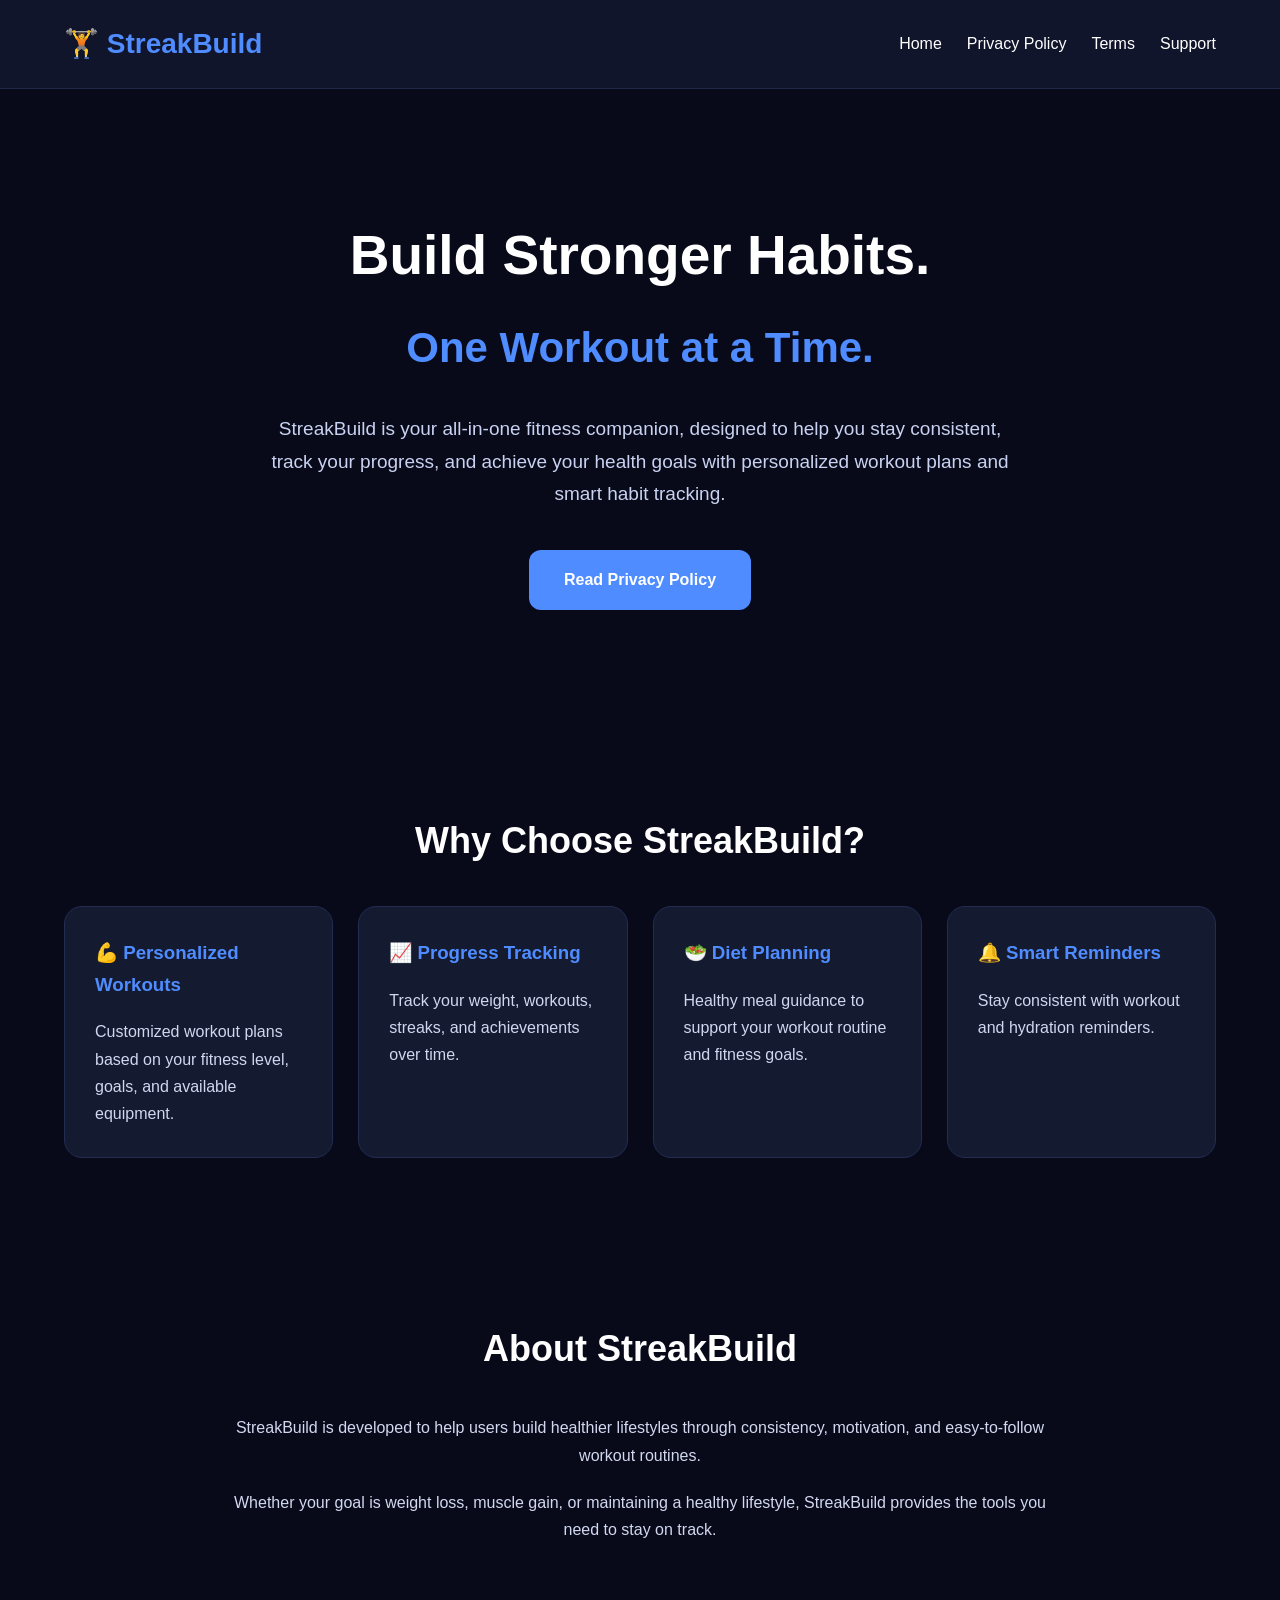
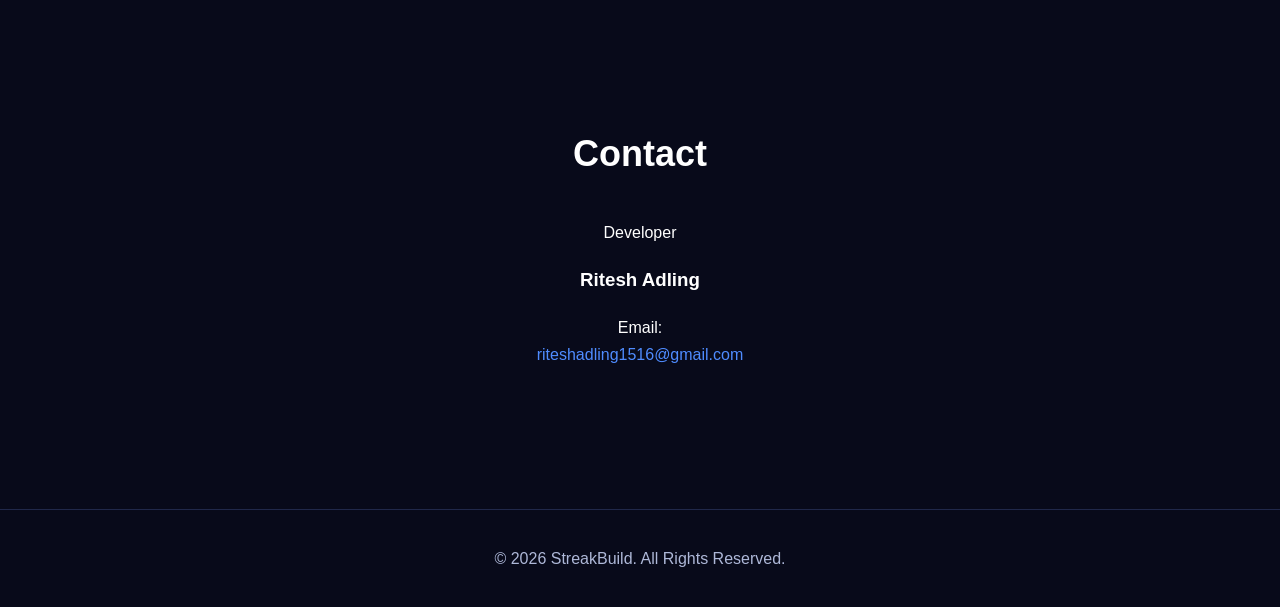
<file: index.html>
<!DOCTYPE html>
<html lang="en">

<head>
  <meta charset="UTF-8" />
  <meta name="viewport" content="width=device-width, initial-scale=1.0" />

  <title>StreakBuild | Build Stronger Habits Every Day</title>

  <meta name="description"
    content="StreakBuild is a modern fitness and workout companion designed to help you build healthy habits, stay consistent, and achieve your fitness goals." />

  <link rel="stylesheet" href="styles.css">
</head>

<body>

  <!-- ==========================
        HEADER
  =========================== -->

  <header class="header">

    <div class="container">

      <div class="logo">
        🏋️ StreakBuild
      </div>

      <nav>

        <a href="index.html">Home</a>

        <a href="privacy-policy.html">
          Privacy Policy
        </a>

        <a href="terms.html">
          Terms
        </a>

        <a href="support.html">
          Support
        </a>

      </nav>

    </div>

  </header>

  <!-- ==========================
          HERO
  =========================== -->

  <section class="hero">

    <div class="container">

      <h1>
        Build Stronger Habits.
      </h1>

      <h2>
        One Workout at a Time.
      </h2>

      <p>

        StreakBuild is your all-in-one fitness companion,
        designed to help you stay consistent, track your
        progress, and achieve your health goals with
        personalized workout plans and smart habit tracking.

      </p>

      <a href="privacy-policy.html" class="button">

        Read Privacy Policy

      </a>

    </div>

  </section>

  <!-- ==========================
          FEATURES
  =========================== -->

  <section class="features">

    <div class="container">

      <h2>
        Why Choose StreakBuild?
      </h2>

      <div class="cards">

        <div class="card">

          <h3>
            💪 Personalized Workouts
          </h3>

          <p>

            Customized workout plans based on your
            fitness level, goals, and available equipment.

          </p>

        </div>

        <div class="card">

          <h3>
            📈 Progress Tracking
          </h3>

          <p>

            Track your weight, workouts,
            streaks, and achievements over time.

          </p>

        </div>

        <div class="card">

          <h3>
            🥗 Diet Planning
          </h3>

          <p>

            Healthy meal guidance to support your
            workout routine and fitness goals.

          </p>

        </div>

        <div class="card">

          <h3>
            🔔 Smart Reminders
          </h3>

          <p>

            Stay consistent with workout
            and hydration reminders.

          </p>

        </div>

      </div>

    </div>

  </section>

  <!-- ==========================
          ABOUT
  =========================== -->

  <section class="about">

    <div class="container">

      <h2>

        About StreakBuild

      </h2>

      <p>

        StreakBuild is developed to help users
        build healthier lifestyles through
        consistency, motivation, and easy-to-follow
        workout routines.

      </p>

      <p>

        Whether your goal is weight loss,
        muscle gain, or maintaining a healthy lifestyle,
        StreakBuild provides the tools you need to
        stay on track.

      </p>

    </div>

  </section>

  <!-- ==========================
          CONTACT
  =========================== -->

  <section class="contact">

    <div class="container">

      <h2>

        Contact

      </h2>

      <p>

        Developer

      </p>

      <h3>

        Ritesh Adling

      </h3>

      <p>

        Email:

      </p>

      <a href="mailto:riteshadling1516@gmail.com">

        riteshadling1516@gmail.com

      </a>

    </div>

  </section>

  <!-- ==========================
          FOOTER
  =========================== -->

  <footer>

    <div class="container">

      <p>

        © 2026 StreakBuild.

        All Rights Reserved.

      </p>

    </div>

  </footer>

</body>

</html>
</file>
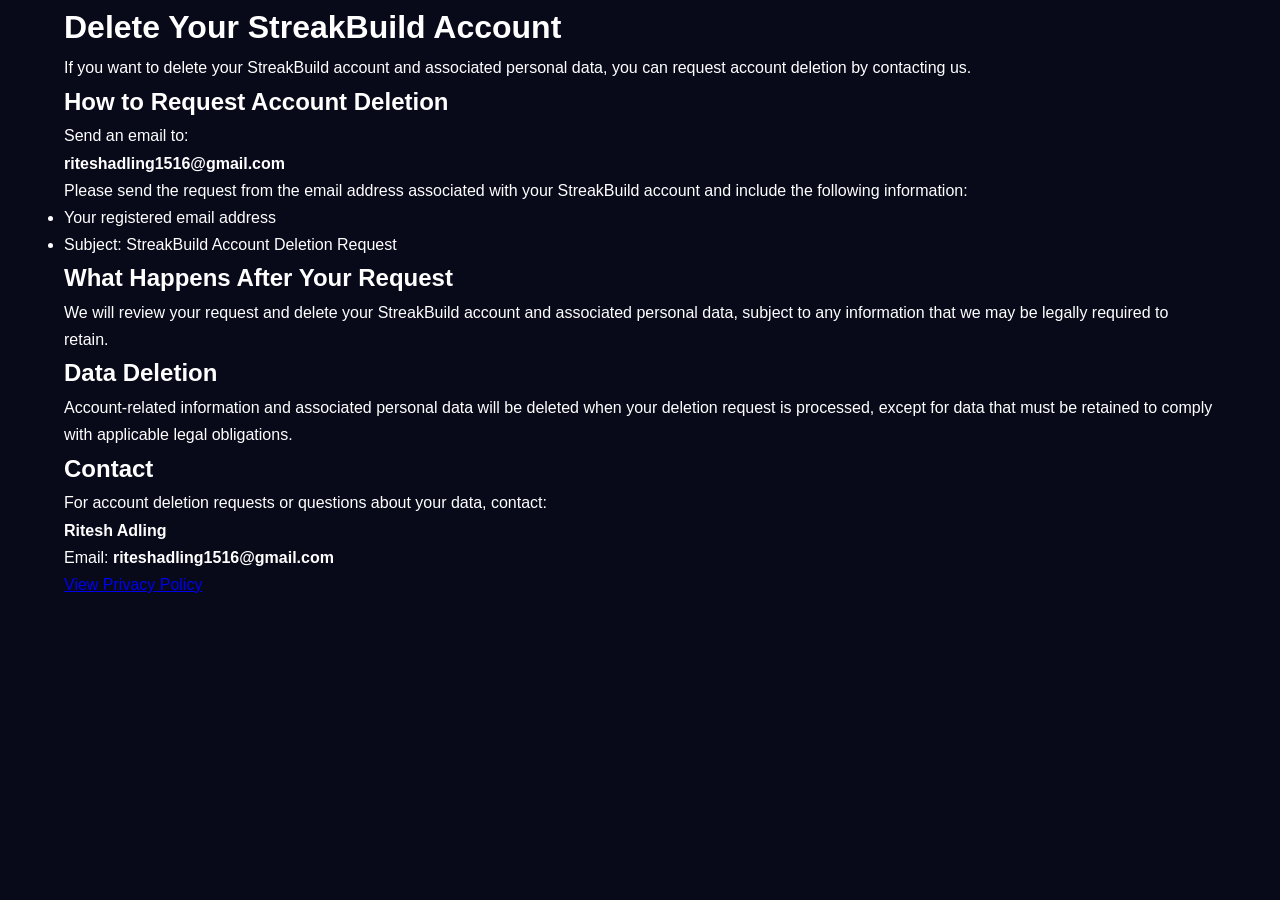
<file: delete-account.html>
<!DOCTYPE html>
<html lang="en">
<head>
    <meta charset="UTF-8">
    <meta name="viewport" content="width=device-width, initial-scale=1.0">

    <title>Delete StreakBuild Account</title>

    <link rel="stylesheet" href="styles.css">
</head>

<body>

    <main class="container">

        <h1>Delete Your StreakBuild Account</h1>

        <p>
            If you want to delete your StreakBuild account and associated
            personal data, you can request account deletion by contacting us.
        </p>

        <h2>How to Request Account Deletion</h2>

        <p>
            Send an email to:
        </p>

        <p>
            <strong>
                riteshadling1516@gmail.com
            </strong>
        </p>

        <p>
            Please send the request from the email address associated with
            your StreakBuild account and include the following information:
        </p>

        <ul>
            <li>Your registered email address</li>
            <li>Subject: StreakBuild Account Deletion Request</li>
        </ul>

        <h2>What Happens After Your Request</h2>

        <p>
            We will review your request and delete your StreakBuild account
            and associated personal data, subject to any information that
            we may be legally required to retain.
        </p>

        <h2>Data Deletion</h2>

        <p>
            Account-related information and associated personal data will be
            deleted when your deletion request is processed, except for data
            that must be retained to comply with applicable legal obligations.
        </p>

        <h2>Contact</h2>

        <p>
            For account deletion requests or questions about your data,
            contact:
        </p>

        <p>
            <strong>Ritesh Adling</strong><br>
            Email:
            <strong>riteshadling1516@gmail.com</strong>
        </p>

        <p>
            <a href="privacy-policy.html">View Privacy Policy</a>
        </p>

    </main>

</body>
</html>
</file>
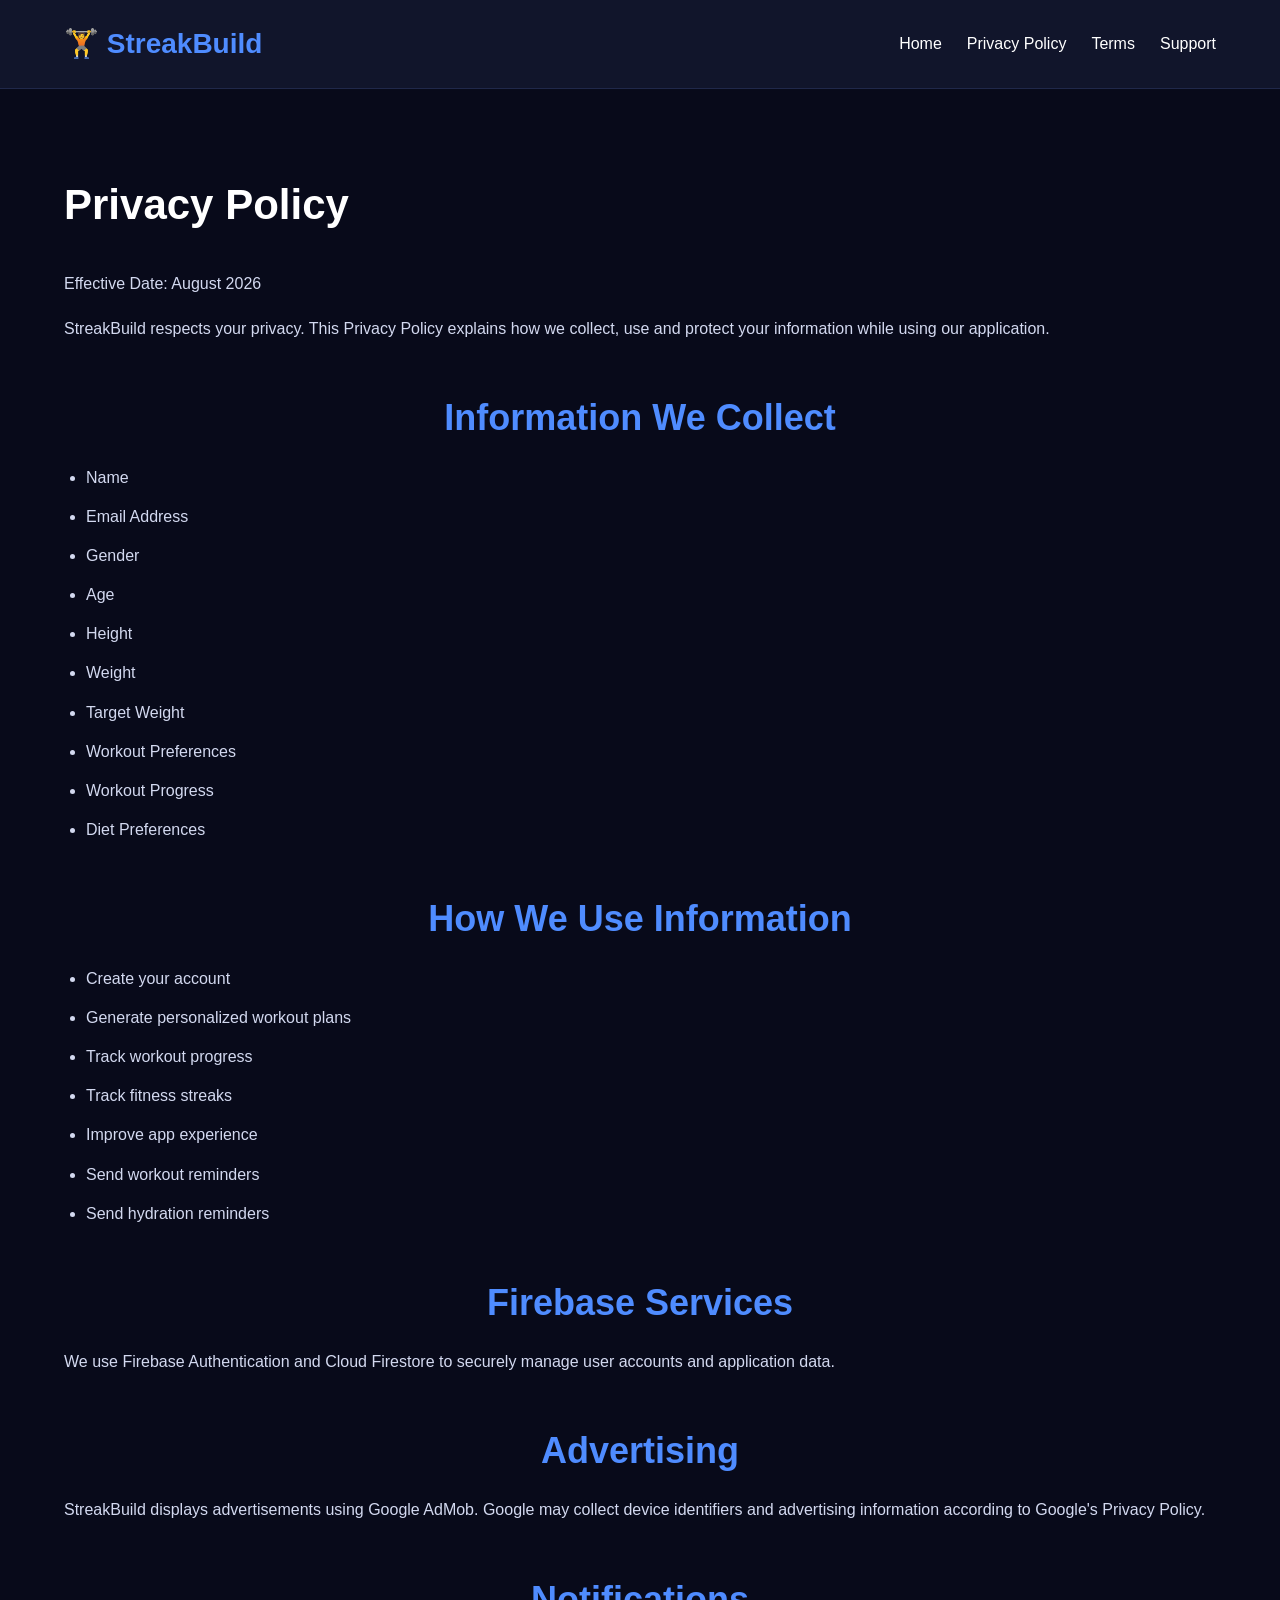
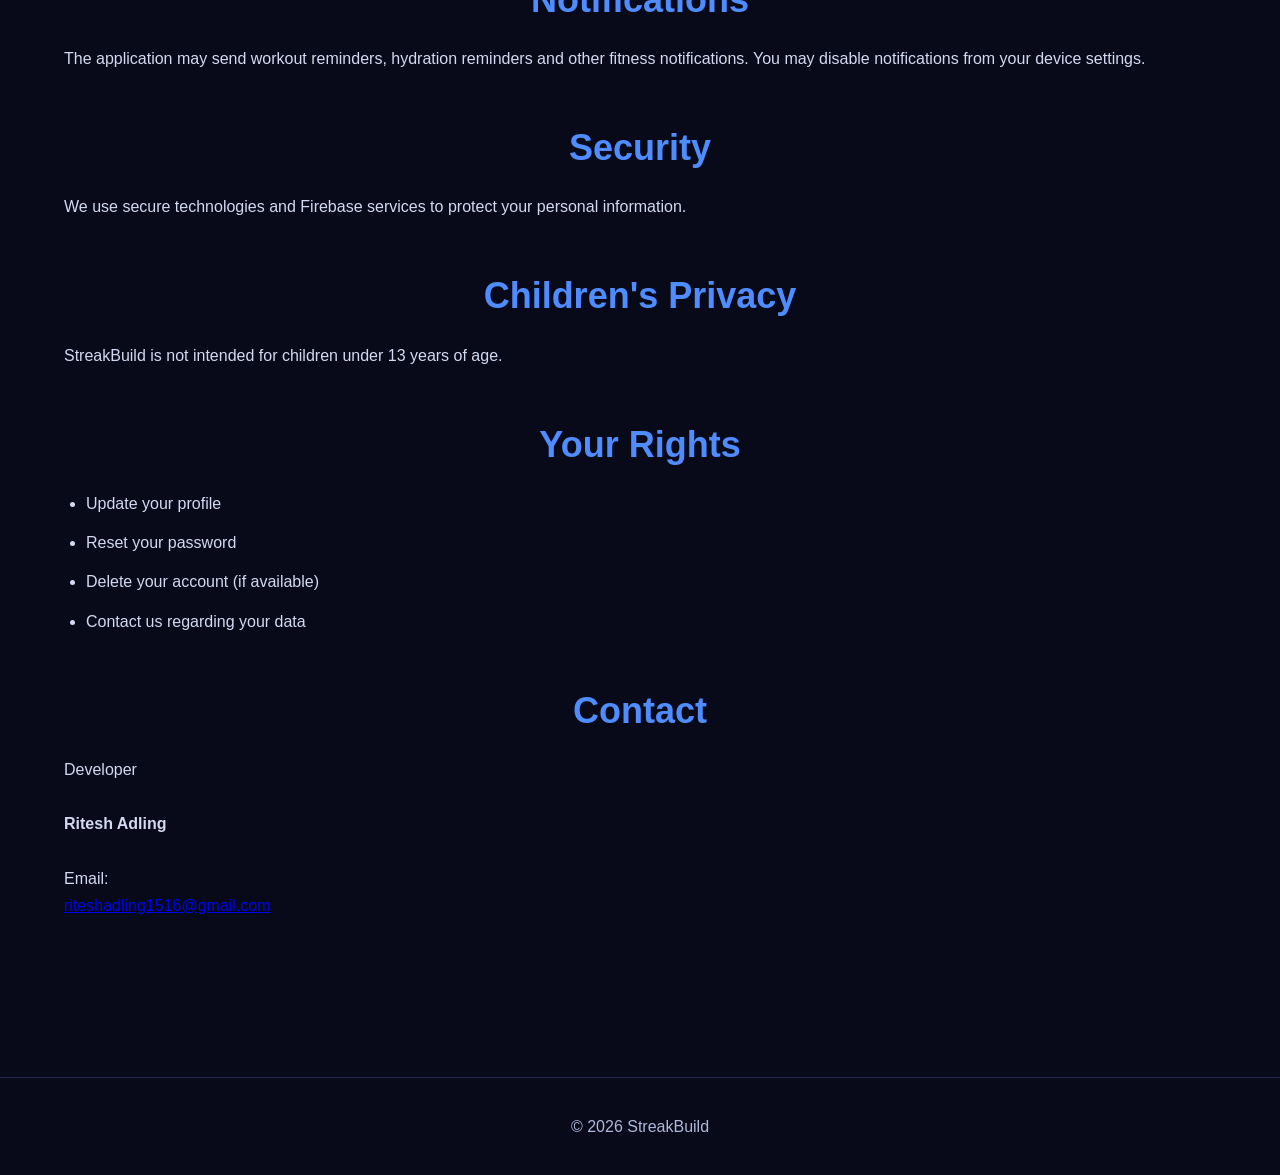
<file: privacy-policy.html>
<!DOCTYPE html>
<html lang="en">

<head>

<meta charset="UTF-8">

<meta name="viewport" content="width=device-width, initial-scale=1.0">

<title>Privacy Policy | StreakBuild</title>

<link rel="stylesheet" href="styles.css">

</head>

<body>

<header class="header">

<div class="container">

<div class="logo">
🏋️ StreakBuild
</div>

<nav>

<a href="index.html">Home</a>

<a href="privacy-policy.html">Privacy Policy</a>

<a href="terms.html">Terms</a>

<a href="support.html">Support</a>

</nav>

</div>

</header>

<section class="content">

<div class="container">

<h1>Privacy Policy</h1>

<p>
Effective Date: August 2026
</p>

<p>

StreakBuild respects your privacy. This Privacy Policy explains how we collect,
use and protect your information while using our application.

</p>

<h2>Information We Collect</h2>

<ul>

<li>Name</li>

<li>Email Address</li>

<li>Gender</li>

<li>Age</li>

<li>Height</li>

<li>Weight</li>

<li>Target Weight</li>

<li>Workout Preferences</li>

<li>Workout Progress</li>

<li>Diet Preferences</li>

</ul>

<h2>How We Use Information</h2>

<ul>

<li>Create your account</li>

<li>Generate personalized workout plans</li>

<li>Track workout progress</li>

<li>Track fitness streaks</li>

<li>Improve app experience</li>

<li>Send workout reminders</li>

<li>Send hydration reminders</li>

</ul>

<h2>Firebase Services</h2>

<p>

We use Firebase Authentication and Cloud Firestore to securely manage
user accounts and application data.

</p>

<h2>Advertising</h2>

<p>

StreakBuild displays advertisements using Google AdMob.

Google may collect device identifiers and advertising information
according to Google's Privacy Policy.

</p>

<h2>Notifications</h2>

<p>

The application may send workout reminders,
hydration reminders and other fitness notifications.

You may disable notifications from your device settings.

</p>

<h2>Security</h2>

<p>

We use secure technologies and Firebase services
to protect your personal information.

</p>

<h2>Children's Privacy</h2>

<p>

StreakBuild is not intended for children under 13 years of age.

</p>

<h2>Your Rights</h2>

<ul>

<li>Update your profile</li>

<li>Reset your password</li>

<li>Delete your account (if available)</li>

<li>Contact us regarding your data</li>

</ul>

<h2>Contact</h2>

<p>

Developer

<br><br>

<b>Ritesh Adling</b>

<br><br>

Email:

<br>

<a href="mailto:riteshadling1516@gmail.com">

riteshadling1516@gmail.com

</a>

</p>

</div>

</section>

<footer>

<div class="container">

<p>

© 2026 StreakBuild

</p>

</div>

</footer>

</body>

</html>
</file>
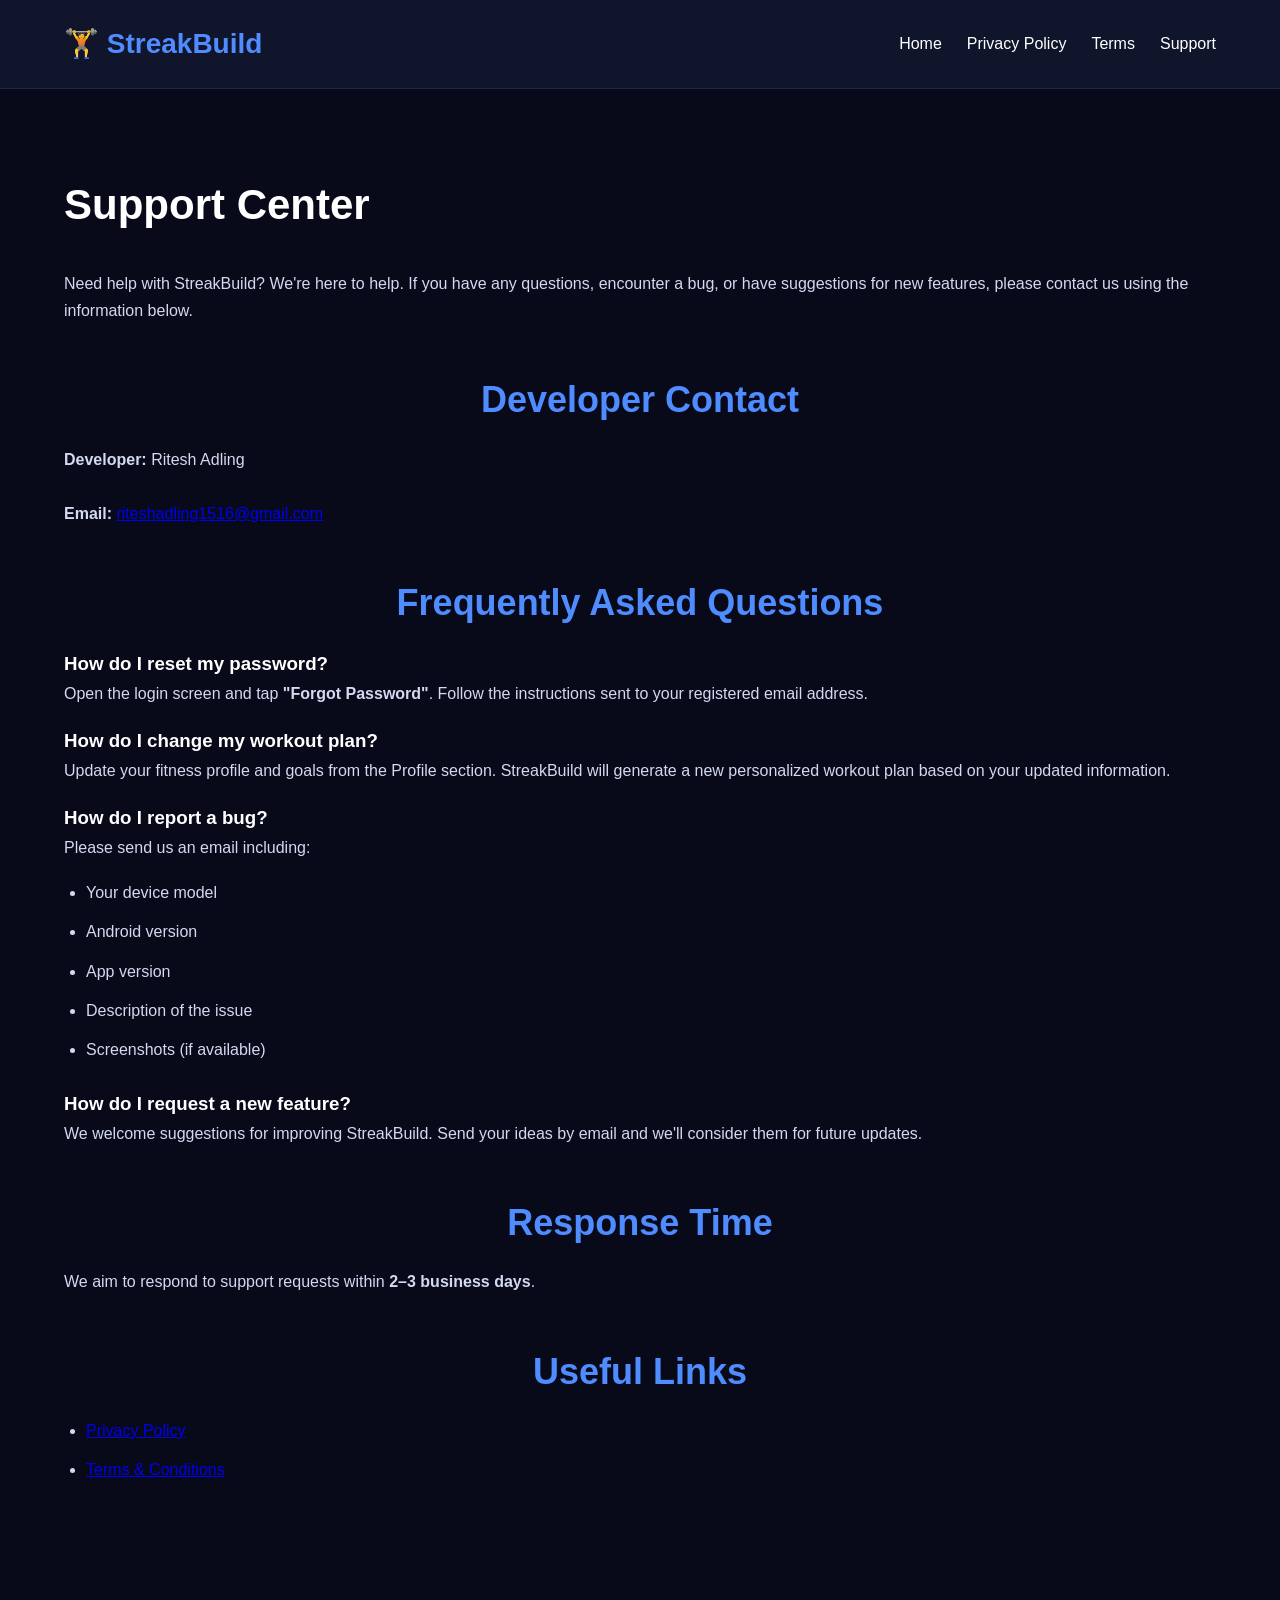
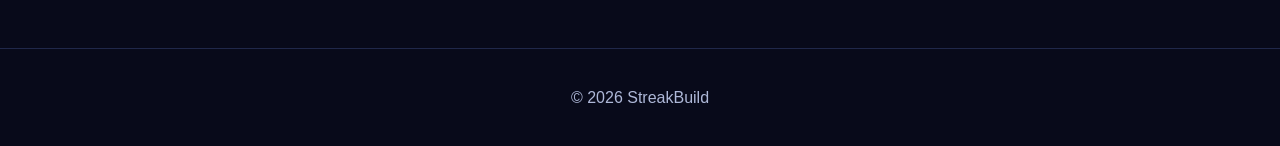
<file: support.html>
<!DOCTYPE html>
<html lang="en">

<head>

<meta charset="UTF-8">

<meta name="viewport" content="width=device-width, initial-scale=1.0">

<title>Support | StreakBuild</title>

<link rel="stylesheet" href="styles.css">

</head>

<body>

<header class="header">

<div class="container">

<div class="logo">

🏋️ StreakBuild

</div>

<nav>

<a href="index.html">Home</a>

<a href="privacy-policy.html">Privacy Policy</a>

<a href="terms.html">Terms</a>

<a href="support.html">Support</a>

</nav>

</div>

</header>

<section class="content">

<div class="container">

<h1>Support Center</h1>

<p>

Need help with StreakBuild? We're here to help.

If you have any questions, encounter a bug, or have suggestions for new features, please contact us using the information below.

</p>

<h2>Developer Contact</h2>

<p>

<strong>Developer:</strong> Ritesh Adling

<br><br>

<strong>Email:</strong>

<a href="mailto:riteshadling1516@gmail.com">

riteshadling1516@gmail.com

</a>

</p>

<h2>Frequently Asked Questions</h2>

<h3>How do I reset my password?</h3>

<p>

Open the login screen and tap <strong>"Forgot Password"</strong>.
Follow the instructions sent to your registered email address.

</p>

<h3>How do I change my workout plan?</h3>

<p>

Update your fitness profile and goals from the Profile section.
StreakBuild will generate a new personalized workout plan based on your updated information.

</p>

<h3>How do I report a bug?</h3>

<p>

Please send us an email including:

</p>

<ul>

<li>Your device model</li>

<li>Android version</li>

<li>App version</li>

<li>Description of the issue</li>

<li>Screenshots (if available)</li>

</ul>

<h3>How do I request a new feature?</h3>

<p>

We welcome suggestions for improving StreakBuild.
Send your ideas by email and we'll consider them for future updates.

</p>

<h2>Response Time</h2>

<p>

We aim to respond to support requests within <strong>2–3 business days</strong>.

</p>

<h2>Useful Links</h2>

<ul>

<li>

<a href="privacy-policy.html">

Privacy Policy

</a>

</li>

<li>

<a href="terms.html">

Terms & Conditions

</a>

</li>

</ul>

</div>

</section>

<footer>

<div class="container">

<p>

© 2026 StreakBuild

</p>

</div>

</footer>

</body>

</html>
</file>
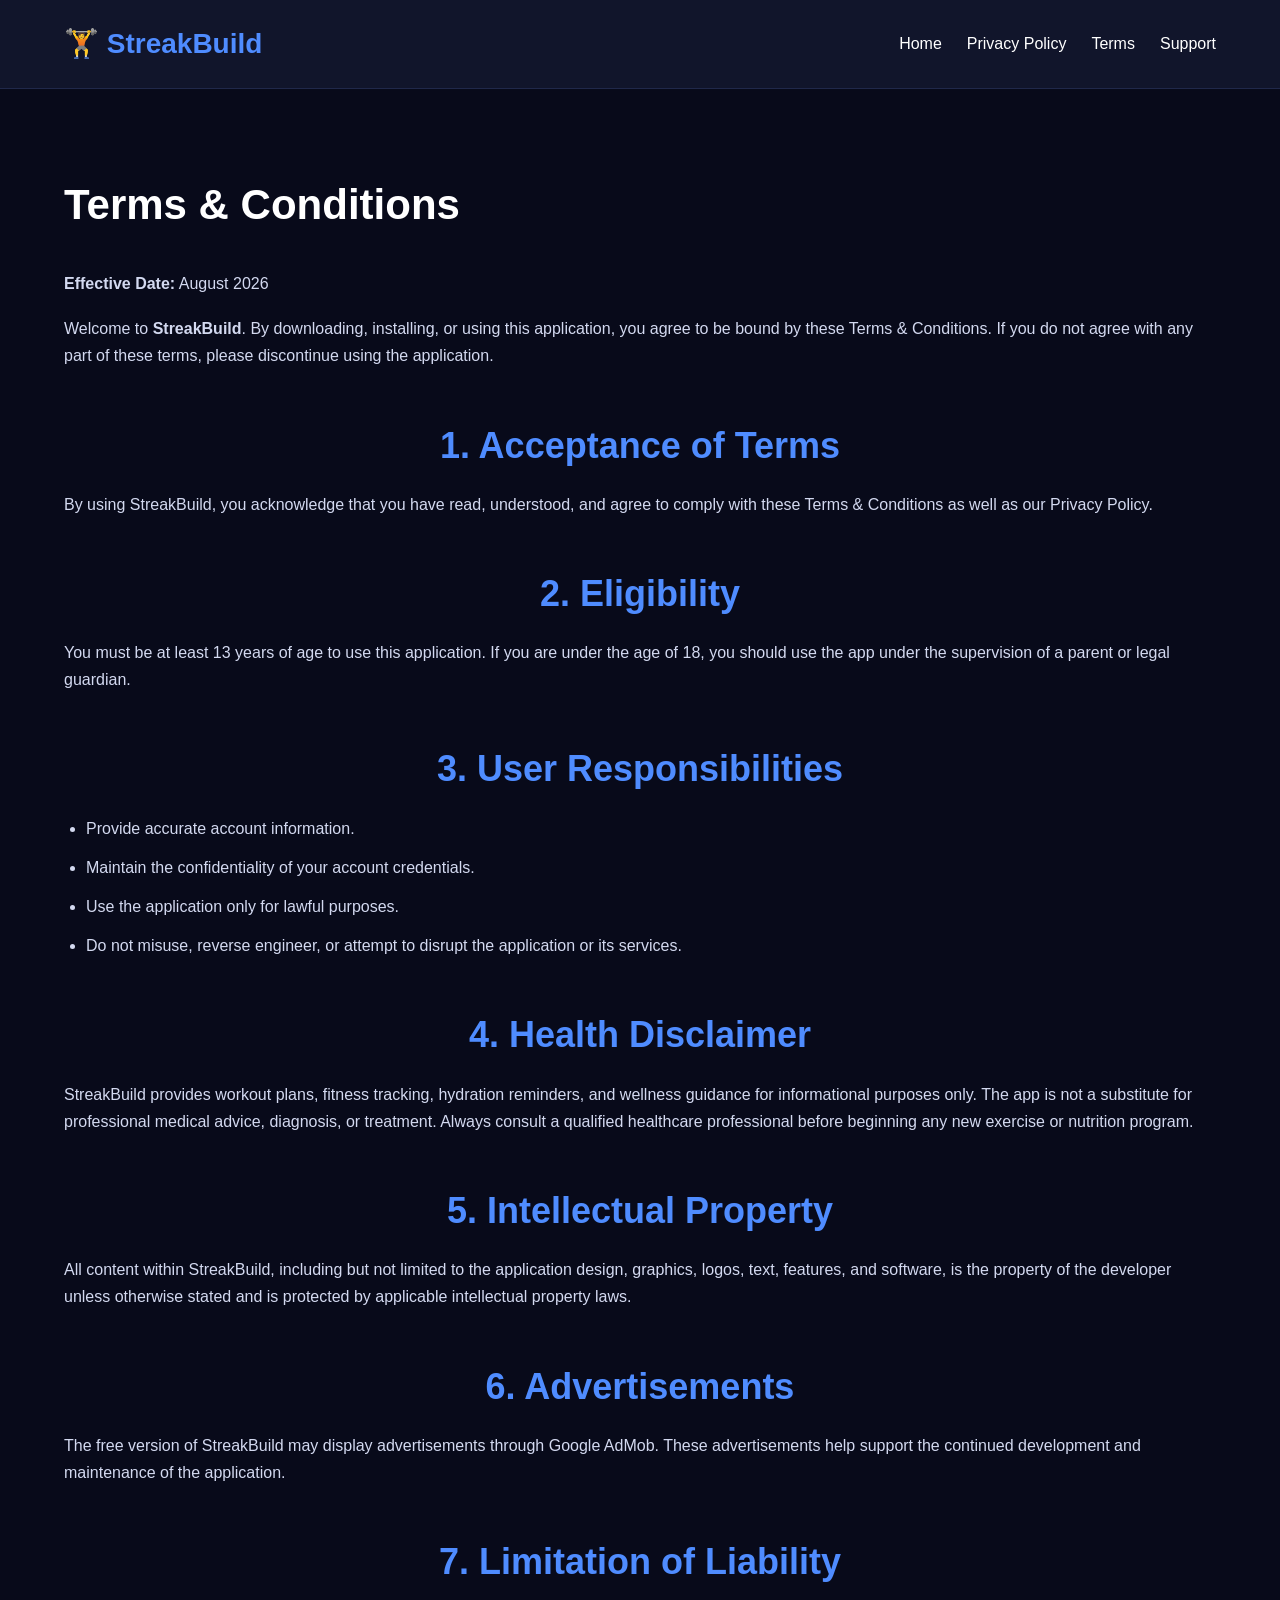
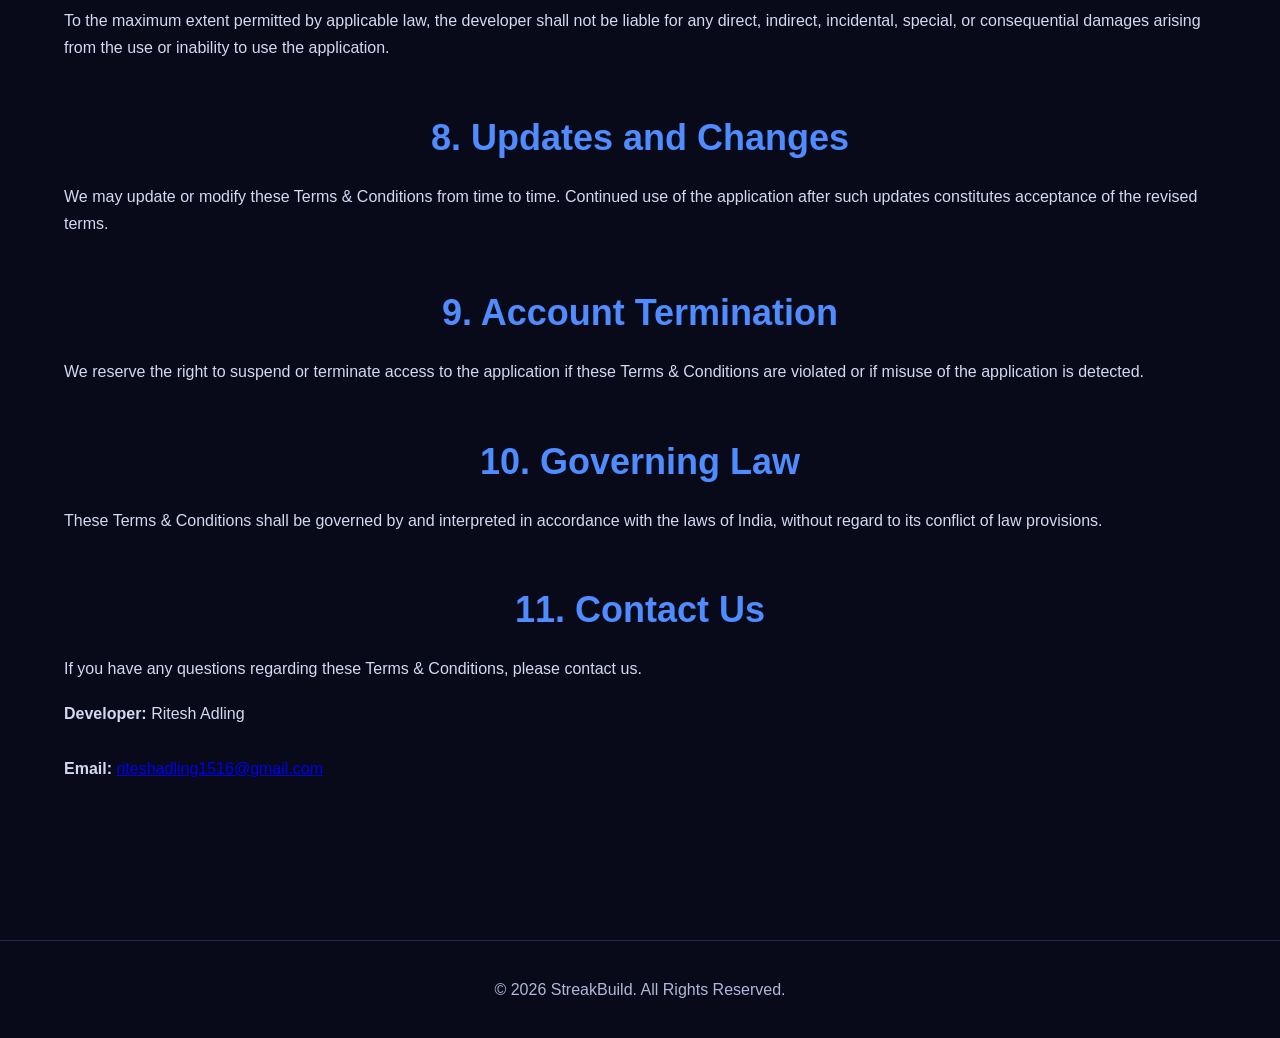
<file: terms.html>
<!DOCTYPE html>
<html lang="en">

<head>

<meta charset="UTF-8">

<meta name="viewport" content="width=device-width, initial-scale=1.0">

<title>Terms & Conditions | StreakBuild</title>

<link rel="stylesheet" href="styles.css">

</head>

<body>

<header class="header">

<div class="container">

<div class="logo">

🏋️ StreakBuild

</div>

<nav>

<a href="index.html">Home</a>

<a href="privacy-policy.html">Privacy Policy</a>

<a href="terms.html">Terms</a>

<a href="support.html">Support</a>

</nav>

</div>

</header>

<section class="content">

<div class="container">

<h1>Terms & Conditions</h1>

<p>

<strong>Effective Date:</strong> August 2026

</p>

<p>

Welcome to <strong>StreakBuild</strong>. By downloading, installing, or using this application, you agree to be bound by these Terms & Conditions. If you do not agree with any part of these terms, please discontinue using the application.

</p>

<h2>1. Acceptance of Terms</h2>

<p>

By using StreakBuild, you acknowledge that you have read, understood, and agree to comply with these Terms & Conditions as well as our Privacy Policy.

</p>

<h2>2. Eligibility</h2>

<p>

You must be at least 13 years of age to use this application. If you are under the age of 18, you should use the app under the supervision of a parent or legal guardian.

</p>

<h2>3. User Responsibilities</h2>

<ul>

<li>Provide accurate account information.</li>

<li>Maintain the confidentiality of your account credentials.</li>

<li>Use the application only for lawful purposes.</li>

<li>Do not misuse, reverse engineer, or attempt to disrupt the application or its services.</li>

</ul>

<h2>4. Health Disclaimer</h2>

<p>

StreakBuild provides workout plans, fitness tracking, hydration reminders, and wellness guidance for informational purposes only. The app is not a substitute for professional medical advice, diagnosis, or treatment.

Always consult a qualified healthcare professional before beginning any new exercise or nutrition program.

</p>

<h2>5. Intellectual Property</h2>

<p>

All content within StreakBuild, including but not limited to the application design, graphics, logos, text, features, and software, is the property of the developer unless otherwise stated and is protected by applicable intellectual property laws.

</p>

<h2>6. Advertisements</h2>

<p>

The free version of StreakBuild may display advertisements through Google AdMob. These advertisements help support the continued development and maintenance of the application.

</p>

<h2>7. Limitation of Liability</h2>

<p>

To the maximum extent permitted by applicable law, the developer shall not be liable for any direct, indirect, incidental, special, or consequential damages arising from the use or inability to use the application.

</p>

<h2>8. Updates and Changes</h2>

<p>

We may update or modify these Terms & Conditions from time to time. Continued use of the application after such updates constitutes acceptance of the revised terms.

</p>

<h2>9. Account Termination</h2>

<p>

We reserve the right to suspend or terminate access to the application if these Terms & Conditions are violated or if misuse of the application is detected.

</p>

<h2>10. Governing Law</h2>

<p>

These Terms & Conditions shall be governed by and interpreted in accordance with the laws of India, without regard to its conflict of law provisions.

</p>

<h2>11. Contact Us</h2>

<p>

If you have any questions regarding these Terms & Conditions, please contact us.

</p>

<p>

<strong>Developer:</strong> Ritesh Adling

<br><br>

<strong>Email:</strong>

<a href="mailto:riteshadling1516@gmail.com">

riteshadling1516@gmail.com

</a>

</p>

</div>

</section>

<footer>

<div class="container">

<p>

© 2026 StreakBuild. All Rights Reserved.

</p>

</div>

</footer>

</body>

</html>
</file>
<file: styles.css>
/* ==========================
   RESET
========================== */

*{
    margin:0;
    padding:0;
    box-sizing:border-box;
}

html{
    scroll-behavior:smooth;
}

body{

    font-family:Arial, Helvetica, sans-serif;

    background:#080A1A;

    color:#FFFFFF;

    line-height:1.7;
}

/* ==========================
   CONTAINER
========================== */

.container{

    width:90%;

    max-width:1200px;

    margin:auto;
}

/* ==========================
   HEADER
========================== */

.header{

    background:#11152B;

    border-bottom:1px solid #20284A;

    position:sticky;

    top:0;

    z-index:1000;
}

.header .container{

    display:flex;

    justify-content:space-between;

    align-items:center;

    padding:20px 0;
}

.logo{

    font-size:28px;

    font-weight:bold;

    color:#4F8CFF;
}

nav{

    display:flex;

    gap:25px;
}

nav a{

    color:#FFFFFF;

    text-decoration:none;

    transition:.3s;
}

nav a:hover{

    color:#4F8CFF;
}

/* ==========================
   HERO
========================== */

.hero{

    padding:120px 0;

    text-align:center;
}

.hero h1{

    font-size:55px;

    margin-bottom:10px;
}

.hero h2{

    color:#4F8CFF;

    margin-bottom:30px;

    font-size:42px;
}

.hero p{

    color:#C9D2F1;

    max-width:750px;

    margin:auto;

    font-size:19px;
}

.button{

    display:inline-block;

    margin-top:40px;

    background:#4F8CFF;

    color:white;

    padding:16px 35px;

    border-radius:12px;

    text-decoration:none;

    font-weight:bold;

    transition:.3s;
}

.button:hover{

    background:#6CA2FF;
}

/* ==========================
   SECTIONS
========================== */

section{

    padding:80px 0;
}

section h2{

    font-size:36px;

    margin-bottom:35px;

    text-align:center;
}

/* ==========================
   FEATURES
========================== */

.cards{

    display:grid;

    grid-template-columns:repeat(auto-fit,minmax(250px,1fr));

    gap:25px;
}

.card{

    background:#141A2F;

    border:1px solid #232D54;

    padding:30px;

    border-radius:18px;

    transition:.3s;
}

.card:hover{

    transform:translateY(-6px);

    border-color:#4F8CFF;
}

.card h3{

    margin-bottom:18px;

    color:#4F8CFF;
}

.card p{

    color:#D0D7EF;
}

/* ==========================
   ABOUT
========================== */

.about p{

    max-width:850px;

    margin:auto;

    margin-bottom:20px;

    color:#D2D8F0;

    text-align:center;
}

/* ==========================
   CONTACT
========================== */

.contact{

    text-align:center;
}

.contact h3{

    margin:18px 0;
}

.contact a{

    color:#4F8CFF;

    text-decoration:none;
}

.contact a:hover{

    text-decoration:underline;
}

/* ==========================
   CONTENT PAGE
========================== */

.content{

    padding:80px 0;
}

.content h1{

    font-size:42px;

    margin-bottom:30px;
}

.content h2{

    margin-top:45px;

    margin-bottom:15px;

    color:#4F8CFF;
}

.content p{

    color:#D3D9F0;

    margin-bottom:18px;
}

.content ul{

    padding-left:22px;

    margin-bottom:25px;
}

.content li{

    margin-bottom:12px;

    color:#D3D9F0;
}

/* ==========================
   FOOTER
========================== */

footer{

    border-top:1px solid #20284A;

    margin-top:60px;

    text-align:center;

    padding:35px 0;

    color:#AEB8D8;
}

/* ==========================
   RESPONSIVE
========================== */

@media(max-width:900px){

.header .container{

    flex-direction:column;

    gap:18px;
}

nav{

    flex-wrap:wrap;

    justify-content:center;
}

.hero h1{

    font-size:40px;
}

.hero h2{

    font-size:30px;
}

section h2{

    font-size:28px;
}

}

@media(max-width:600px){

.logo{

    font-size:24px;
}

.hero{

    padding:80px 0;
}

.hero h1{

    font-size:32px;
}

.hero h2{

    font-size:24px;
}

.hero p{

    font-size:16px;
}

.button{

    width:100%;

    text-align:center;
}

.cards{

    grid-template-columns:1fr;
}

}
</file>
